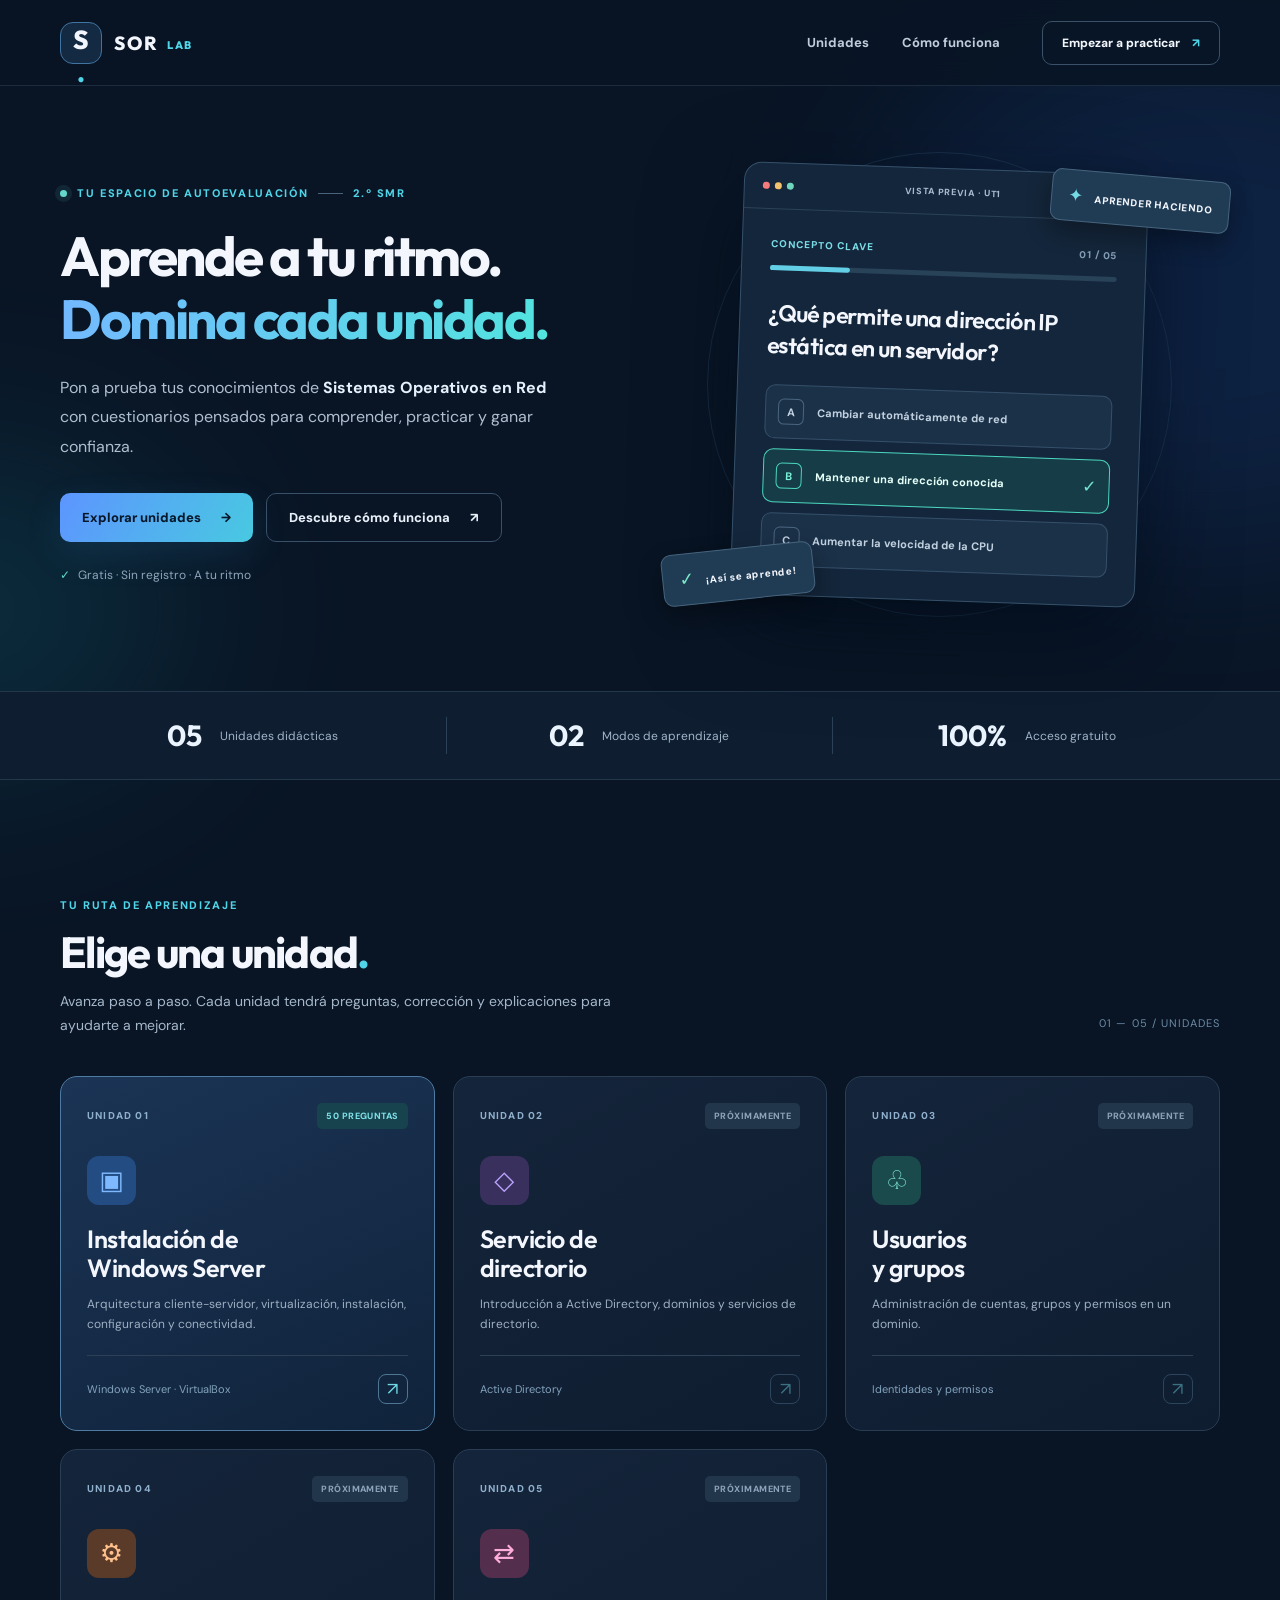
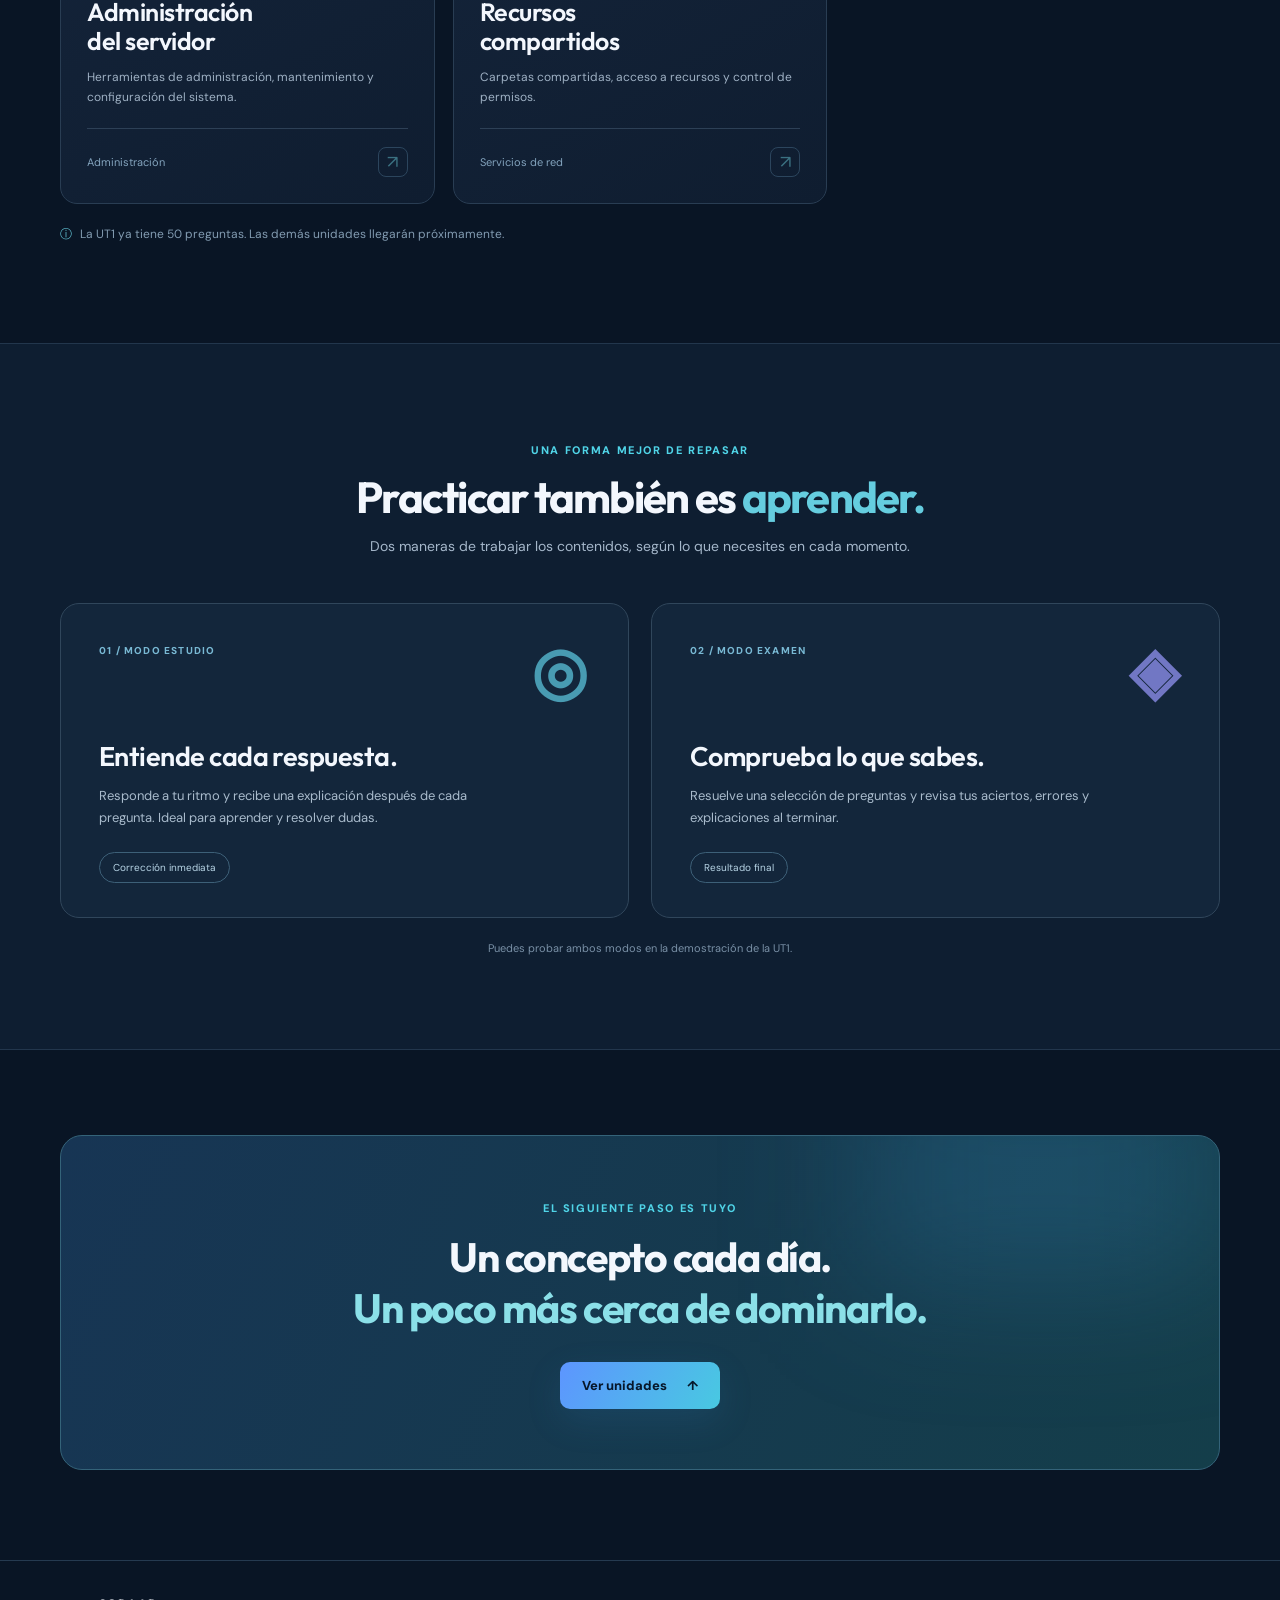
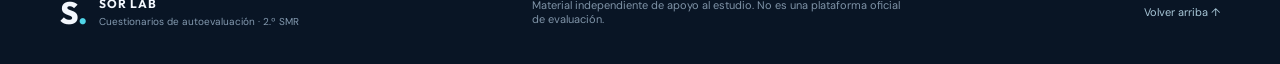
<file: index.html>
<!doctype html>
<html lang="es">
<head>
  <meta charset="utf-8">
  <meta name="viewport" content="width=device-width, initial-scale=1">
  <meta name="theme-color" content="#091525">
  <meta name="description" content="Cuestionarios gratuitos de autoevaluación para Sistemas Operativos en Red de 2.º SMR.">
  <title>SOR · Aprende, practica, avanza</title>
  <link rel="stylesheet" href="css/styles.css">
  <script src="js/main.js" defer></script>
</head>
<body>
  <div class="ambient ambient-one" aria-hidden="true"></div><div class="ambient ambient-two" aria-hidden="true"></div>
  <header class="site-header">
    <div class="shell nav">
      <a class="brand" href="#inicio" aria-label="SOR, volver al inicio"><span class="brand-mark">S<span class="brand-dot">.</span></span><span class="brand-copy">SOR <small>LAB</small></span></a>
      <nav class="nav-links" aria-label="Navegación principal"><a href="#unidades">Unidades</a><a href="#metodologia">Cómo funciona</a></nav>
      <a class="nav-cta" href="#unidades">Empezar a practicar <span aria-hidden="true">↗</span></a>
    </div>
  </header>
  <main id="inicio">
    <section class="hero shell" aria-labelledby="hero-title">
      <div class="hero-copy">
        <div class="eyebrow"><span class="pulse"></span> TU ESPACIO DE AUTOEVALUACIÓN <span class="eyebrow-line"></span> 2.º SMR</div>
        <h1 id="hero-title">Aprende a tu ritmo.<br><span>Domina cada unidad.</span></h1>
        <p class="hero-description">Pon a prueba tus conocimientos de <strong>Sistemas Operativos en Red</strong> con cuestionarios pensados para comprender, practicar y ganar confianza.</p>
        <div class="hero-actions"><a class="button button-primary" href="#unidades">Explorar unidades <span aria-hidden="true">→</span></a><a class="button button-ghost" href="#metodologia">Descubre cómo funciona <span aria-hidden="true">↗</span></a></div>
        <div class="hero-note"><span class="note-icon">✓</span> Gratis · Sin registro · A tu ritmo</div>
      </div>
      <div class="hero-visual" aria-label="Vista previa ilustrativa de un cuestionario">
        <div class="orbit orbit-one"></div><div class="orbit orbit-two"></div>
        <div class="floating-tag floating-tag-top"><span class="tag-spark">✦</span> APRENDER HACIENDO</div>
        <div class="preview-card"><div class="preview-head"><span class="preview-dots"><i></i><i></i><i></i></span><span>VISTA PREVIA · UT1</span><span class="preview-symbol">⌘</span></div><div class="preview-content"><div class="preview-meta"><span>CONCEPTO CLAVE</span><span>01 / 05</span></div><div class="preview-progress"><span></span></div><h2>¿Qué permite una dirección IP estática en un servidor?</h2><div class="preview-answer"><span class="answer-letter">A</span> Cambiar automáticamente de red</div><div class="preview-answer chosen"><span class="answer-letter">B</span> Mantener una dirección conocida <span class="answer-check">✓</span></div><div class="preview-answer"><span class="answer-letter">C</span> Aumentar la velocidad de la CPU</div></div></div>
        <div class="floating-tag floating-tag-bottom"><span class="tag-check">✓</span> ¡Así se aprende!</div>
      </div>
    </section>
    <section class="stats-band" aria-label="Características"><div class="shell stats-grid"><div><strong>05</strong><span>Unidades didácticas</span></div><div><strong>02</strong><span>Modos de aprendizaje</span></div><div><strong>100%</strong><span>Acceso gratuito</span></div></div></section>
    <section class="units-section shell" id="unidades" aria-labelledby="units-title"><div class="section-top"><div><span class="section-kicker">TU RUTA DE APRENDIZAJE</span><h2 id="units-title">Elige una unidad<span class="heading-dot">.</span></h2><p>Avanza paso a paso. Cada unidad tendrá preguntas, corrección y explicaciones para ayudarte a mejorar.</p></div><span class="section-count">01 — 05 / UNIDADES</span></div>
      <div class="units-grid">
        <article class="unit-card featured"><div class="unit-card-top"><span class="unit-index">UNIDAD 01</span><span class="status status-design">50 PREGUNTAS</span></div><div class="unit-icon icon-blue" aria-hidden="true">▣</div><h3>Instalación de<br>Windows Server</h3><p>Arquitectura cliente-servidor, virtualización, instalación, configuración y conectividad.</p><div class="card-bottom"><span>Windows Server · VirtualBox</span><a class="card-arrow" href="quiz.html" aria-label="Abrir demo UT1">↗</a></div></article>
        <article class="unit-card"><div class="unit-card-top"><span class="unit-index">UNIDAD 02</span><span class="status">PRÓXIMAMENTE</span></div><div class="unit-icon icon-purple" aria-hidden="true">◇</div><h3>Servicio de<br>directorio</h3><p>Introducción a Active Directory, dominios y servicios de directorio.</p><div class="card-bottom"><span>Active Directory</span><span class="card-arrow muted" aria-hidden="true">↗</span></div></article>
        <article class="unit-card"><div class="unit-card-top"><span class="unit-index">UNIDAD 03</span><span class="status">PRÓXIMAMENTE</span></div><div class="unit-icon icon-mint" aria-hidden="true">♧</div><h3>Usuarios<br>y grupos</h3><p>Administración de cuentas, grupos y permisos en un dominio.</p><div class="card-bottom"><span>Identidades y permisos</span><span class="card-arrow muted" aria-hidden="true">↗</span></div></article>
        <article class="unit-card"><div class="unit-card-top"><span class="unit-index">UNIDAD 04</span><span class="status">PRÓXIMAMENTE</span></div><div class="unit-icon icon-orange" aria-hidden="true">⚙</div><h3>Administración<br>del servidor</h3><p>Herramientas de administración, mantenimiento y configuración del sistema.</p><div class="card-bottom"><span>Administración</span><span class="card-arrow muted" aria-hidden="true">↗</span></div></article>
        <article class="unit-card"><div class="unit-card-top"><span class="unit-index">UNIDAD 05</span><span class="status">PRÓXIMAMENTE</span></div><div class="unit-icon icon-pink" aria-hidden="true">⇄</div><h3>Recursos<br>compartidos</h3><p>Carpetas compartidas, acceso a recursos y control de permisos.</p><div class="card-bottom"><span>Servicios de red</span><span class="card-arrow muted" aria-hidden="true">↗</span></div></article>
      </div>
      <p class="availability-note"><span aria-hidden="true">ⓘ</span> La UT1 ya tiene 50 preguntas. Las demás unidades llegarán próximamente.</p>
    </section>
    <section class="method-section" id="metodologia"><div class="shell"><div class="method-heading"><span class="section-kicker">UNA FORMA MEJOR DE REPASAR</span><h2>Practicar también es <em>aprender.</em></h2><p>Dos maneras de trabajar los contenidos, según lo que necesites en cada momento.</p></div><div class="method-grid"><article class="method-card"><span class="method-number">01 / MODO ESTUDIO</span><div class="method-illustration study" aria-hidden="true">◎</div><h3>Entiende cada respuesta.</h3><p>Responde a tu ritmo y recibe una explicación después de cada pregunta. Ideal para aprender y resolver dudas.</p><span class="method-pill">Corrección inmediata</span></article><article class="method-card"><span class="method-number">02 / MODO EXAMEN</span><div class="method-illustration exam" aria-hidden="true">◈</div><h3>Comprueba lo que sabes.</h3><p>Resuelve una selección de preguntas y revisa tus aciertos, errores y explicaciones al terminar.</p><span class="method-pill">Resultado final</span></article></div><p class="method-disclaimer">Puedes probar ambos modos en la demostración de la UT1.</p></div></section>
    <section class="closing shell"><div class="closing-inner"><span class="closing-glow" aria-hidden="true"></span><span class="section-kicker">EL SIGUIENTE PASO ES TUYO</span><h2>Un concepto cada día.<br><span>Un poco más cerca de dominarlo.</span></h2><a class="button button-primary" href="#unidades">Ver unidades <span aria-hidden="true">↑</span></a></div></section>
  </main>
  <footer class="site-footer"><div class="shell footer-inner"><div class="footer-brand"><span class="footer-logo">S<span>.</span></span><div><strong>SOR LAB</strong><small>Cuestionarios de autoevaluación · 2.º SMR</small></div></div><p>Material independiente de apoyo al estudio. No es una plataforma oficial de evaluación.</p><a href="#inicio">Volver arriba ↑</a></div></footer>
</body>
</html>
</file>
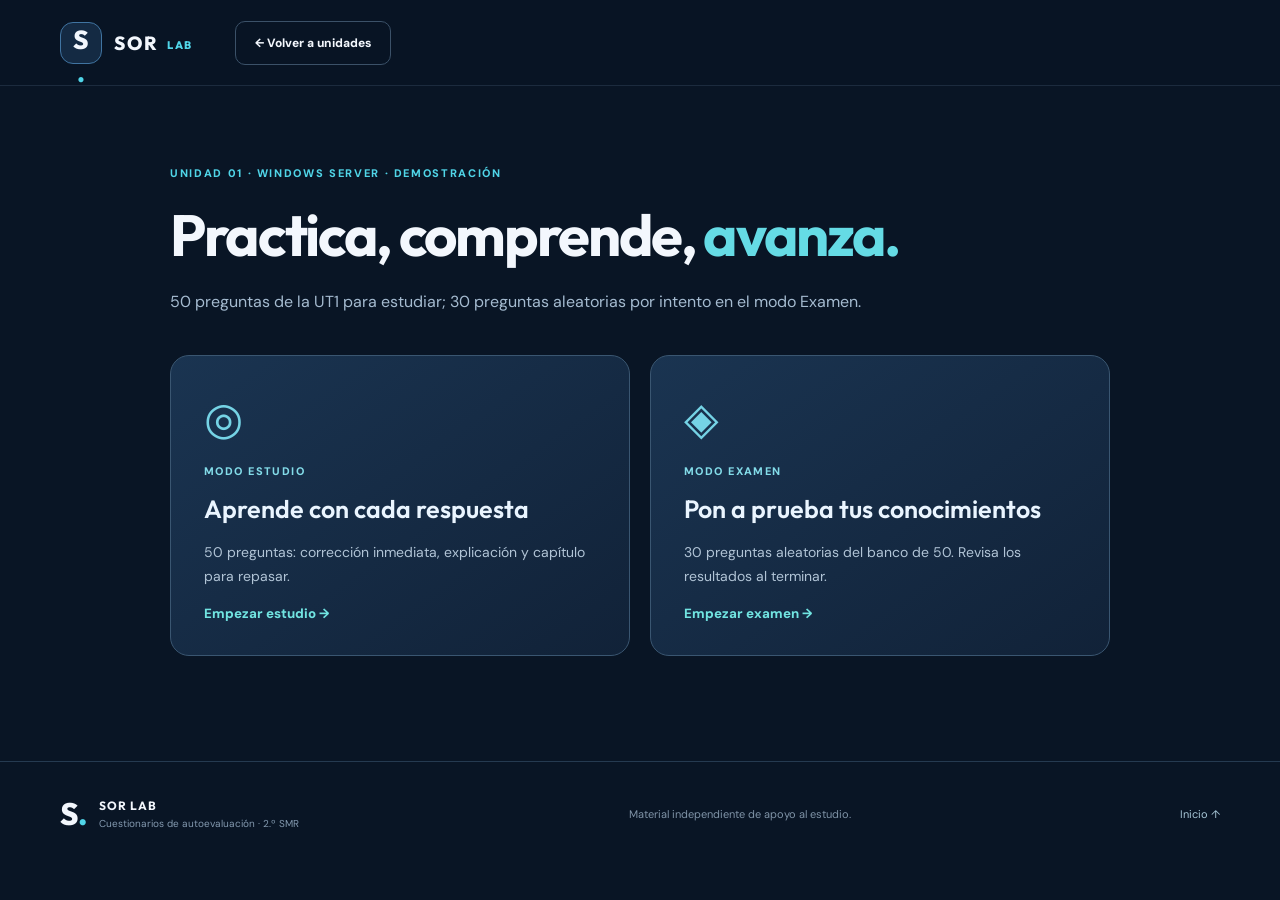
<file: quiz.html>
<!doctype html><html lang="es"><head><meta charset="utf-8"><meta name="viewport" content="width=device-width,initial-scale=1"><meta name="theme-color" content="#091525"><title>UT1 · Cuestionario | SOR LAB</title><link rel="stylesheet" href="css/styles.css"><link rel="stylesheet" href="css/quiz.css"><script src="js/quiz.js" defer></script></head><body>
<header class="site-header"><div class="shell nav"><a class="brand" href="index.html"><span class="brand-mark">S<span class="brand-dot">.</span></span><span class="brand-copy">SOR <small>LAB</small></span></a><a class="nav-cta" href="index.html#unidades">← Volver a unidades</a></div></header>
<main class="shell quiz-shell"><span class="section-kicker">UNIDAD 01 · WINDOWS SERVER · DEMOSTRACIÓN</span><h1>Practica, comprende, <span>avanza.</span></h1><p class="quiz-intro">50 preguntas de la UT1 para estudiar; 30 preguntas aleatorias por intento en el modo Examen.</p>
<section id="modes" class="mode-grid"><button class="mode-card" data-mode="study"><span class="mode-symbol">◎</span><small>MODO ESTUDIO</small><strong>Aprende con cada respuesta</strong><span>50 preguntas: corrección inmediata, explicación y capítulo para repasar.</span><em>Empezar estudio →</em></button><button class="mode-card" data-mode="exam"><span class="mode-symbol">◈</span><small>MODO EXAMEN</small><strong>Pon a prueba tus conocimientos</strong><span>30 preguntas aleatorias del banco de 50. Revisa los resultados al terminar.</span><em>Empezar examen →</em></button></section>
<section id="play" class="quiz-panel hidden" aria-live="polite"><div class="quiz-meta"><span id="mode-label"></span><span id="counter"></span></div><div class="progress" id="progress" role="progressbar" aria-label="Progreso" aria-valuemin="0" aria-valuemax="100" aria-valuenow="0"><span id="bar"></span></div><div id="mode-hint" class="mode-hint" role="status"></div><p id="topic" class="section-kicker"></p><h2 id="question"></h2><div id="options" class="options"></div><div id="feedback" class="feedback hidden" aria-live="polite"></div><div class="quiz-actions"><button class="button button-ghost" id="exit">Salir</button><button class="button button-primary" id="next" disabled>Comprobar respuesta</button></div></section>
<section id="results" class="quiz-panel hidden"><span class="section-kicker" id="results-kicker">TU RESULTADO · UT1</span><h2 id="result-title"></h2><p class="score" id="score"></p><p id="summary"></p><h3>Tu mapa de repaso</h3><div id="chapters"></div><h3>Revisión de respuestas</h3><div id="review"></div><div class="quiz-actions"><button class="button button-ghost" id="retry">Repasar mis errores</button><button class="button button-primary" id="again">Nuevo intento →</button></div><p class="privacy">Tus respuestas no se envían a ningún servidor.</p></section>
<div id="error" class="error hidden" role="alert"></div></main>
<footer class="site-footer"><div class="shell footer-inner"><div class="footer-brand"><span class="footer-logo">S<span>.</span></span><div><strong>SOR LAB</strong><small>Cuestionarios de autoevaluación · 2.º SMR</small></div></div><p>Material independiente de apoyo al estudio.</p><a href="index.html">Inicio ↑</a></div></footer></body></html>
</file>
<file: css/styles.css>
@import url('https://fonts.googleapis.com/css2?family=DM+Sans:wght@400;500;600;700;800&family=Outfit:wght@400;500;600;700;800&display=swap');
:root{color-scheme:dark;--bg:#091525;--panel:#101f32;--panel2:#12243a;--line:#263a50;--text:#f3f7fd;--muted:#a1b1c5;--cyan:#50d5e8;--blue:#5086ff;--radius:20px}*{box-sizing:border-box}html{scroll-behavior:smooth}body{margin:0;background:var(--bg);color:var(--text);font-family:'DM Sans',system-ui,sans-serif;overflow-x:hidden}a{color:inherit;text-decoration:none}button,a{-webkit-tap-highlight-color:transparent}a:focus-visible{outline:3px solid var(--cyan);outline-offset:5px}.shell{width:min(1160px,calc(100% - 64px));margin-inline:auto}.ambient{position:absolute;z-index:-1;pointer-events:none;filter:blur(95px);border-radius:50%;opacity:.23}.ambient-one{width:650px;height:520px;top:30px;right:-250px;background:#1e4ca0}.ambient-two{width:440px;height:300px;top:460px;left:-260px;background:#147e90}.site-header{border-bottom:1px solid #1c2b3e;background:#091525df;backdrop-filter:blur(14px);position:relative;z-index:5}.nav{height:85px;display:flex;align-items:center;gap:42px}.brand{display:flex;align-items:center;gap:12px}.brand-mark{display:grid;place-items:center;width:42px;height:42px;border:1px solid #4074a1;border-radius:13px;background:#142a43;font:800 26px Outfit}.brand-dot,.heading-dot,.footer-logo span{color:var(--cyan)}.brand-copy{font:800 19px Outfit;letter-spacing:.1em}.brand-copy small{color:var(--cyan);font-size:11px;vertical-align:middle;margin-left:2px}.nav-links{display:flex;gap:33px;margin-left:auto}.nav-links a{color:#c0ccda;font-size:13px;font-weight:700}.nav-links a:hover{color:white}.nav-cta{padding:13px 19px;border:1px solid #3b5168;border-radius:10px;font-size:12px;font-weight:800;white-space:nowrap}.nav-cta span{color:var(--cyan);margin-left:9px}.hero{min-height:605px;display:grid;grid-template-columns:1fr 1fr;gap:38px;align-items:center;padding-top:65px;padding-bottom:73px}.eyebrow,.section-kicker{color:var(--cyan);font-size:11px;font-weight:800;letter-spacing:.15em}.eyebrow{display:flex;align-items:center;gap:10px;white-space:nowrap}.pulse{width:7px;height:7px;border-radius:50%;background:#64d7ca;box-shadow:0 0 0 5px #64d7ca18}.eyebrow-line{width:25px;height:1px;background:#4a637c}h1,h2,h3,p{margin-top:0}.hero h1{font:700 clamp(43px,4.3vw,63px)/1.13 Outfit,sans-serif;letter-spacing:-.045em;margin:25px 0 23px}.hero h1 span{background:linear-gradient(95deg,#73b9ff,#52e4df);background-clip:text;-webkit-background-clip:text;color:transparent}.hero-description{max-width:510px;color:#b0bfd0;font-size:16px;line-height:1.85}.hero-description strong{color:#e5f1fc;font-weight:700}.hero-actions{display:flex;flex-wrap:wrap;gap:13px;margin-top:31px}.button{display:inline-flex;align-items:center;justify-content:center;gap:20px;padding:15px 22px;border-radius:10px;font-size:13px;font-weight:800;transition:transform .2s,background .2s}.button:hover{transform:translateY(-3px)}.button-primary{background:linear-gradient(120deg,#5d95ff,#48c9e1);color:#07172a;box-shadow:0 12px 35px #357dc028}.button-ghost{border:1px solid #385068;color:#e7eff8}.hero-note{margin-top:25px;font-size:12px;color:#8fa5ba;display:flex;align-items:center;gap:8px}.note-icon{color:#60ddca}.hero-visual{height:440px;position:relative;display:grid;place-items:center}.orbit{position:absolute;border:1px solid #24415b;border-radius:50%;width:465px;height:465px;opacity:.55}.orbit-two{width:370px;height:370px;opacity:.5}.preview-card{width:min(405px,95%);background:#14263b;border:1px solid #35516a;border-radius:18px;box-shadow:0 30px 90px #020b18a8;transform:rotate(2deg);overflow:hidden;z-index:1}.preview-head{height:46px;border-bottom:1px solid #2b4257;display:flex;align-items:center;justify-content:space-between;padding:0 18px;font-size:9px;letter-spacing:.1em;font-weight:800;color:#a8bbcf}.preview-dots{display:flex;gap:5px}.preview-dots i{width:7px;height:7px;border-radius:50%;background:#54738d}.preview-dots i:first-child{background:#f27b7d}.preview-dots i:nth-child(2){background:#f3c16c}.preview-dots i:nth-child(3){background:#6fd5bb}.preview-symbol{font-size:17px;color:#79a9ca}.preview-content{padding:28px}.preview-meta{display:flex;justify-content:space-between;color:#79dce5;font-size:10px;letter-spacing:.1em;font-weight:800}.preview-meta span:last-child{color:#849db5}.preview-progress{height:5px;background:#284258;border-radius:10px;margin:15px 0 27px}.preview-progress span{display:block;width:23%;height:100%;border-radius:10px;background:#62cfe6}.preview-content h2{font:600 23px/1.38 Outfit;margin-bottom:24px;letter-spacing:-.025em}.preview-answer{display:flex;align-items:center;gap:13px;background:#1b3148;border:1px solid #35506a;border-radius:10px;padding:13px 12px;margin-top:10px;font-size:11px;font-weight:700;color:#c1d1e0}.answer-letter{border:1px solid #4b6680;border-radius:6px;width:26px;height:26px;display:grid;place-items:center;flex-shrink:0}.preview-answer.chosen{border-color:#4bd6be;background:#153c47;color:#e6fff9}.chosen .answer-letter{border-color:#4bd6be;color:#7af0d7}.answer-check{margin-left:auto;color:#72e7d2;font-size:17px}.floating-tag{position:absolute;z-index:2;background:#203b54;border:1px solid #46647e;padding:13px 16px;border-radius:10px;box-shadow:0 10px 25px #0005;font-size:10px;letter-spacing:.08em;font-weight:800}.floating-tag-top{top:10px;right:-10px;transform:rotate(5deg)}.floating-tag-bottom{bottom:5px;left:3px;transform:rotate(-6deg)}.tag-spark{color:#74dbe5;font-size:18px;margin-right:8px}.tag-check{color:#77ebca;font-size:18px;margin-right:8px}.stats-band{background:#0e1d30;border-block:1px solid #23374b}.stats-grid{display:grid;grid-template-columns:repeat(3,1fr);padding:25px 0;position:relative}.stats-grid>div{display:flex;align-items:center;gap:18px;justify-content:center;border-right:1px solid #2b4157}.stats-grid>div:last-of-type{border:0}.stats-grid strong{font:700 29px Outfit;color:#eaf4ff}.stats-grid span{font-size:12px;color:#a1b4c8}.stats-grid>p{position:absolute;bottom:-25px;right:0;font-size:10px;color:#6c8298}.units-section{padding-top:113px;padding-bottom:100px;scroll-margin-top:30px}.section-top{display:flex;justify-content:space-between;align-items:end;gap:30px;margin-bottom:38px}.section-top h2,.method-heading h2{font:700 clamp(34px,3.4vw,48px)/1.2 Outfit;letter-spacing:-.04em;margin:12px 0}.section-top p,.method-heading p{color:#a5b7ca;line-height:1.7;font-size:14px;max-width:570px;margin:0}.section-count{font-size:11px;letter-spacing:.1em;color:#6c8aa5;white-space:nowrap;margin-bottom:8px}.units-grid{display:grid;grid-template-columns:repeat(3,minmax(0,1fr));gap:18px}.unit-card{min-height:320px;padding:26px;border:1px solid #293d53;border-radius:17px;background:linear-gradient(150deg,#14243a,#0f1d30);display:flex;flex-direction:column;transition:border-color .2s,transform .2s}.unit-card:hover{border-color:#49728f;transform:translateY(-4px)}.unit-card.featured{background:linear-gradient(155deg,#1b3455,#10233b);border-color:#4d7ba3}.unit-card-top{display:flex;align-items:center;justify-content:space-between;gap:8px}.unit-index{font-size:10px;letter-spacing:.12em;font-weight:800;color:#8fb0cd}.status{font-size:9px;font-weight:800;letter-spacing:.05em;color:#8da3b9;background:#22364b;padding:7px 9px;border-radius:5px;white-space:nowrap}.status-design{color:#7edfe7;background:#17434e}.unit-icon{width:49px;height:49px;border-radius:12px;display:grid;place-items:center;font-size:26px;margin-top:27px;margin-bottom:20px}.icon-blue{background:#234c83;color:#7eb9ff}.icon-purple{background:#39305d;color:#baa2ff}.icon-mint{background:#1a4a4b;color:#7be1ce}.icon-orange{background:#5a3b2a;color:#ffc18c}.icon-pink{background:#542f4d;color:#ffaddb}.unit-card h3{font:600 25px/1.17 Outfit;letter-spacing:-.02em;margin-bottom:12px}.unit-card p{color:#9eb0c3;font-size:12px;line-height:1.65;margin-bottom:20px}.card-bottom{margin-top:auto;padding-top:18px;border-top:1px solid #2d4056;display:flex;justify-content:space-between;align-items:center;color:#83a3bd;font-size:11px}.card-arrow{display:grid;place-items:center;width:30px;height:30px;border:1px solid #4e7693;border-radius:8px;color:#70d7e4;font-size:18px}.card-arrow.muted{opacity:.45}.availability-note{font-size:12px;color:#829bb1;margin:22px 0 0}.availability-note span{color:#63c5d7;margin-right:5px}.method-section{background:#0e1e31;border-block:1px solid #22364c;padding:94px 0;scroll-margin-top:30px}.method-heading{text-align:center}.method-heading h2 em{font-style:normal;color:#65cddf}.method-heading p{margin:0 auto}.method-grid{display:grid;grid-template-columns:repeat(2,minmax(0,1fr));gap:22px;margin-top:44px}.method-card{background:#13263b;border:1px solid #30465b;border-radius:19px;padding:34px 38px;position:relative;overflow:hidden}.method-number{color:#79b9d4;font-size:10px;letter-spacing:.12em;font-weight:800}.method-illustration{font:700 65px Outfit;position:absolute;right:40px;top:25px;opacity:.7}.study{color:#60cde5}.exam{color:#9b9aff}.method-card h3{font:600 27px Outfit;margin:80px 0 12px;letter-spacing:-.02em}.method-card p{color:#a9bbcc;line-height:1.7;font-size:13px;max-width:420px}.method-pill{display:inline-block;border:1px solid #3d6078;border-radius:30px;padding:8px 13px;font-size:10px;color:#b8d5e6;margin-top:10px}.method-disclaimer{text-align:center;color:#7990a6;font-size:11px;margin:23px 0 0}.closing{padding-top:85px;padding-bottom:90px}.closing-inner{text-align:center;background:linear-gradient(115deg,#173554,#143e4a);border:1px solid #346379;border-radius:22px;padding:60px 24px;position:relative;overflow:hidden}.closing-glow{position:absolute;width:350px;height:200px;background:#3788bb44;filter:blur(70px);right:0;top:-60px}.closing-inner>*:not(.closing-glow){position:relative}.closing h2{font:700 clamp(30px,3.2vw,43px)/1.25 Outfit;letter-spacing:-.035em;margin:15px 0 27px}.closing h2 span{color:#8be0e8}.site-footer{border-top:1px solid #253a50;padding:32px 0}.footer-inner{display:flex;align-items:center;justify-content:space-between;gap:25px}.footer-brand{display:flex;align-items:center;gap:12px}.footer-logo{font:800 31px Outfit}.footer-brand strong{display:block;font:700 12px Outfit;letter-spacing:.08em}.footer-brand small{display:block;color:#849ab0;font-size:10px;margin-top:4px}.footer-inner>p{color:#7f93a7;font-size:11px;margin:0;max-width:380px}.footer-inner>a{font-size:11px;color:#a7c6d7;white-space:nowrap}@media(max-width:950px){.hero{grid-template-columns:1fr;padding-top:70px}.hero-copy{text-align:center}.eyebrow,.hero-actions,.hero-note{justify-content:center}.hero-description{margin-inline:auto}.hero-visual{margin-top:10px}.units-grid{grid-template-columns:repeat(2,minmax(0,1fr))}.nav-links{display:none}.nav-cta{margin-left:auto}.stats-grid>div{gap:10px}}@media(max-width:600px){.shell{width:min(100% - 34px,1160px)}.nav{height:72px}.nav-cta{padding:11px;font-size:11px}.brand-copy{font-size:16px}.hero{padding-top:60px;padding-bottom:55px;gap:0}.hero h1{font-size:43px}.hero-description{font-size:14px}.eyebrow{font-size:9px;gap:6px}.hero-visual{height:380px}.preview-card{width:94%}.preview-content{padding:19px}.preview-content h2{font-size:20px}.floating-tag-top{right:0;top:2px}.floating-tag-bottom{left:0;bottom:3px}.orbit{width:340px;height:340px}.orbit-two{width:270px;height:270px}.stats-grid{grid-template-columns:repeat(3,1fr);gap:5px}.stats-grid>div{flex-direction:column;gap:5px;text-align:center}.stats-grid strong{font-size:23px}.stats-grid span{font-size:10px}.units-section{padding-top:85px;padding-bottom:65px}.section-top{align-items:start}.section-count{display:none}.units-grid,.method-grid{grid-template-columns:1fr}.unit-card{min-height:300px}.method-section{padding:70px 0}.method-card{padding:27px}.method-card h3{margin-top:65px}.closing{padding-block:60px}.closing-inner{padding:45px 17px}.footer-inner{flex-direction:column;text-align:center}.footer-brand{text-align:left}}
@media(prefers-reduced-motion:reduce){html{scroll-behavior:auto}*,*::before,*::after{transition:none!important}}
</file>
<file: css/quiz.css>
.hidden{display:none!important}.quiz-shell{max-width:940px;padding-top:75px;padding-bottom:100px;min-height:75vh}.quiz-shell h1{font:700 clamp(36px,5vw,58px)/1.14 Outfit,sans-serif;letter-spacing:-.04em;margin:20px 0}.quiz-shell h1 span{color:#65dbe5}.quiz-intro{color:#a5bbd0;line-height:1.8;margin-bottom:38px}.mode-grid{display:grid;grid-template-columns:repeat(2,1fr);gap:20px}.mode-card{background:linear-gradient(145deg,#1a3451,#112238);border:1px solid #3a5671;border-radius:19px;padding:33px;text-align:left;color:#eaf5ff;display:flex;flex-direction:column;align-items:flex-start;gap:16px;min-height:300px;cursor:pointer;font-family:inherit}.mode-card:hover,.mode-card:focus-visible{border-color:#63d7e6;transform:translateY(-3px)}.mode-symbol{font-size:45px;color:#75d3e5}.mode-card small{font-size:11px;letter-spacing:.13em;color:#83dce9;font-weight:800}.mode-card strong{font:600 25px/1.25 Outfit,sans-serif}.mode-card>span:not(.mode-symbol){color:#b1c4d6;font-size:14px;line-height:1.7}.mode-card em{font-style:normal;font-weight:800;color:#71e4e1;margin-top:auto}.quiz-panel{background:linear-gradient(145deg,#162d46,#102037);border:1px solid #36546d;border-radius:20px;padding:clamp(22px,4vw,42px)}.quiz-meta{display:flex;justify-content:space-between;color:#8ad9e8;font-size:11px;font-weight:800;letter-spacing:.1em}.progress{height:7px;border-radius:10px;background:#2b4157;margin:23px 0 32px;overflow:hidden}.progress span{display:block;width:0;height:100%;background:linear-gradient(90deg,#6b9fff,#5ae0d4);transition:width .2s}.quiz-panel h2{font:600 clamp(22px,3vw,33px)/1.35 Outfit,sans-serif;margin:16px 0 26px}.options{display:grid;gap:12px}.answer{width:100%;text-align:left;display:flex;align-items:center;gap:14px;background:#1b344d;border:1px solid #3c5872;border-radius:11px;color:#eaf5ff;padding:16px;cursor:pointer;font:600 14px/1.55 inherit}.answer:hover:not(:disabled){border-color:#8ed4ed}.answer:focus-visible{outline:2px solid #70e1db;outline-offset:2px}.answer.selected{border-color:#6bbaff;background:#224563}.answer.correct{border-color:#57e0b9;background:#173e45}.answer.wrong{border-color:#f3a3aa;background:#50303b}.answer:disabled{cursor:default}.letter{display:grid;place-items:center;flex:none;width:29px;height:29px;border:1px solid #59768f;border-radius:7px;font-weight:800;color:#9bd8ed}.feedback{border:1px solid #487a81;background:#173b46;border-radius:12px;margin-top:22px;padding:20px;color:#d9f3f3;line-height:1.7;font-size:14px}.feedback.bad{border-color:#a16a79;background:#412f3c}.feedback strong{display:block;margin-bottom:8px}.feedback small{display:block;margin-top:10px;color:#b4dbe5}.quiz-actions{display:flex;justify-content:space-between;flex-wrap:wrap;gap:12px;margin-top:30px}.quiz-actions button{cursor:pointer;font-family:inherit}.quiz-actions button:disabled{opacity:.4;cursor:not-allowed}.score{font:700 43px Outfit,sans-serif;color:#6de3d7;margin:10px 0}.quiz-panel h3{font:600 23px Outfit,sans-serif;margin:32px 0 15px}.chapter-row,.review-row{border:1px solid #38536b;border-radius:12px;padding:17px 19px;margin-top:11px;background:#1a324a}.chapter-row{display:flex;justify-content:space-between;gap:15px}.chapter-row span{color:#b1c6d8}.review-row strong{display:block;line-height:1.6}.review-row p{color:#bbcedc;font-size:13px;line-height:1.65;margin:10px 0}.review-row small{color:#87dce3}.review-state{font-size:11px;font-weight:800;color:#70e2c1;letter-spacing:.08em;margin-bottom:8px}.review-state.bad{color:#ffb3b3}.privacy{font-size:11px;color:#829ab0;margin-top:22px}.error{padding:20px;border:1px solid #e99aa4;background:#492d3b;border-radius:12px;margin-top:20px}@media(max-width:650px){.mode-grid{grid-template-columns:1fr}.quiz-shell{padding-top:48px}.quiz-actions .button{flex:1}.chapter-row{flex-direction:column}}

/* Distinción pedagógica entre modos */
.mode-hint{border-radius:11px;padding:13px 17px;margin-bottom:25px;font-size:13px;line-height:1.65;font-weight:600}
.hint-study{background:#153c3e;border:1px solid #347d7c;color:#b7f3e7}
.hint-exam{background:#292f50;border:1px solid #6871b6;color:#d5dcff}
.study-score{font-size:clamp(22px,3.6vw,33px);color:#a6e9e1}

.study-score{font-size:clamp(22px,3.5vw,34px);color:#a6e9e1}
</file>
